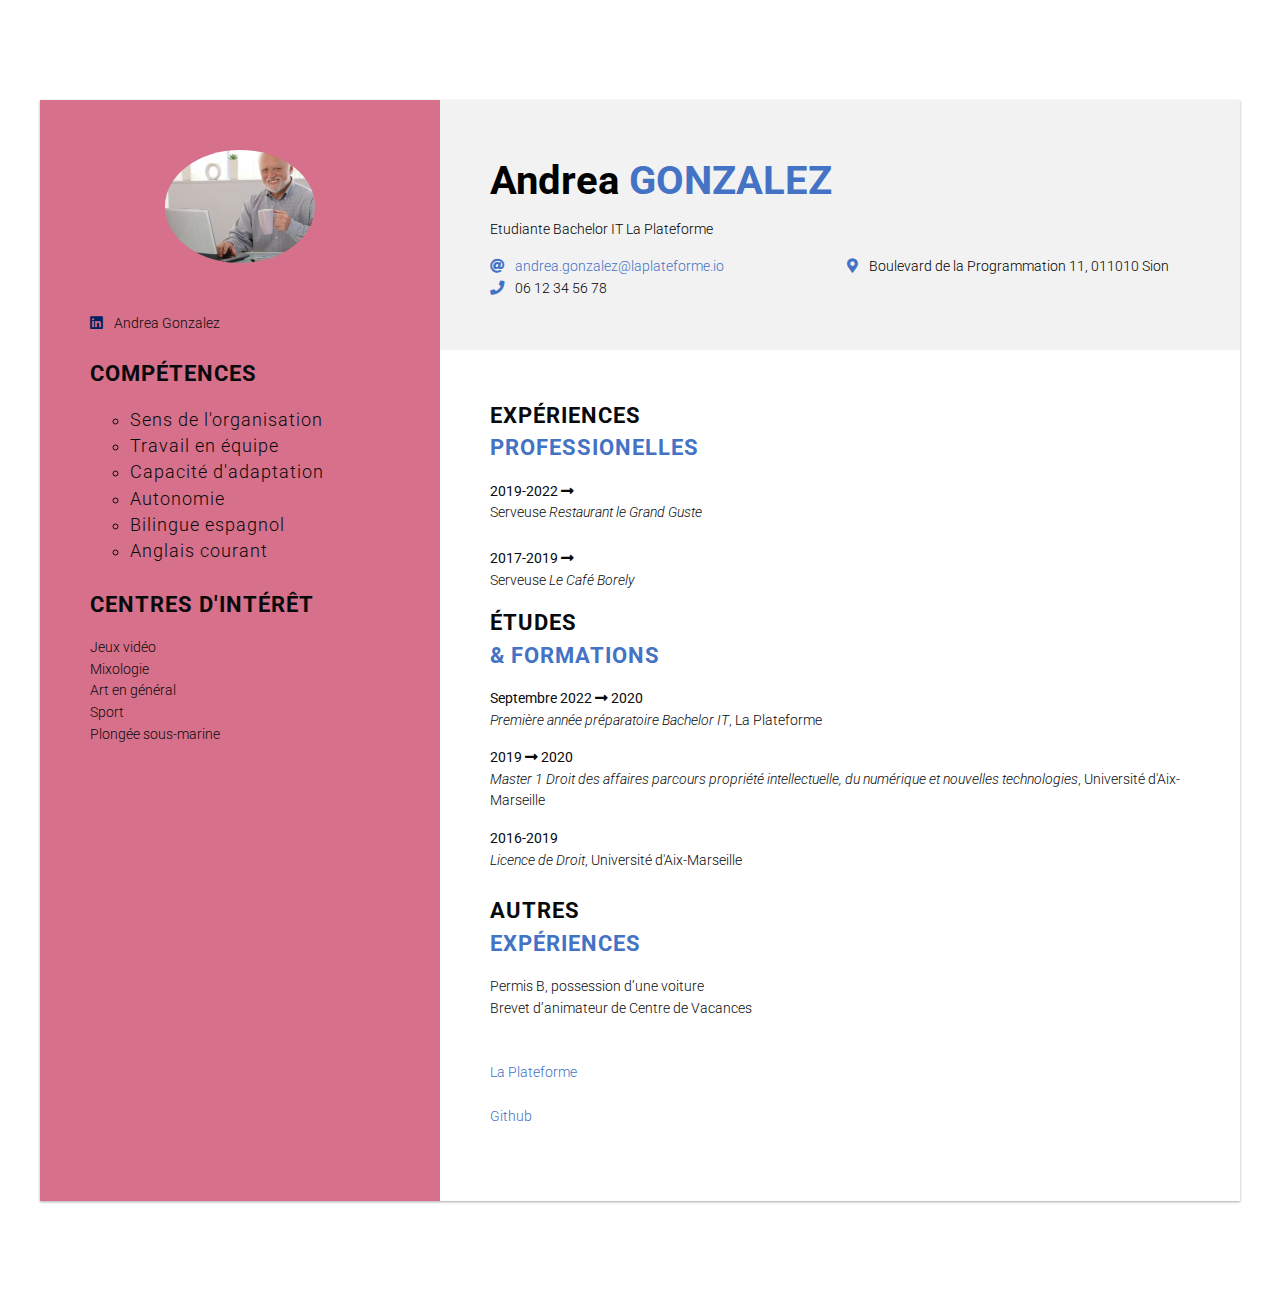
<file: index.html>
<head>
    <title>Curriculum vitae</title>
    <meta charset="utf-8">
    <meta name="viewport"
            content="width=device-width, initial-scale=1, user-scalable=no">
    <link rel="preconnect" href="https://fonts.googleapis.com">
    <link rel="preconnect" href="https://fonts.gstatic.com" crossorigin>
    <link href="https://fonts.googleapis.com/css2?family=Roboto:ital,wght@0,300;0,400;0,700;1,400&display=swap" rel="stylesheet">
    <link href="https://cdnjs.cloudflare.com/ajax/libs/font-awesome/5.15.4/css/all.min.css" rel="stylesheet">
    <link href="cv1.css.css" rel="stylesheet" type="text/css">
    

  </head>
   <body>
      <div class="cv-container">
        <div class="left-column">
          <img class="portait" src="imagescv/photocv1.jpeg" alt=photo de moi aujourdhui />
          <div class="section">
            <p>
              <i class="icon fab fa-linkedin text-darkblue"></i> Andrea Gonzalez
            </p>
          </div>
          
          <div class="section">
            <h2>COMPÉTENCES</h2>
            <ul class="skills">
              <ul>
                  <li>Sens de l'organisation</li>
                  <li>Travail en équipe</li>
                  <li>Capacité d'adaptation</li>
                  <li>Autonomie</li>
                  <li>Bilingue espagnol</li>
                  <li>Anglais courant</li>
              </ul>
          </div>
            
          <div class="section">
            <h2>Centres d'intérêt</h2>
            <p>
              Jeux vidéo
              <br>
              Mixologie
              <br>
              Art en général
              <br>
              Sport
              <br>
              Plongée sous-marine
            </p>
          </div>
        </div>
        <div class="right-column">
          <div class="header">
            <h1>Andrea<span class="text-blue text-uppercase"> Gonzalez</span></h1>
            <p>Etudiante Bachelor IT La Plateforme</p>
            <ul class="infos">
              <li><i class="icon fas fa-at text-blue"></i> <a href="mailto:andrea.gonzalez@laplateforme.io">andrea.gonzalez@laplateforme.io</a></li>
              <li><i class="icon fas fa-phone text-blue"></i> 06 12 34 56 78</li>
              <li><i class="icon fas fa-map-marker-alt text-blue"></i> Boulevard de la Programmation 11, 011010 Sion</li>
            </ul>
          </div>
          <div class="content">
            <div class="section">
              <h2>Expériences <br><span class="text-blue">professionelles</span></h2>
              <p>
                <strong> 2019-2022 <i class="fas fa-long-arrow-alt-right"></i> </strong>
                <br>
                Serveuse <em> Restaurant le Grand Guste</em>
              </p>
             
            </div>
            <div class="section">
               <p>
                <strong> 2017-2019 <i class="fas fa-long-arrow-alt-right"></i> </strong>
                <br>
                Serveuse <em> Le Café Borely</em>
              </p>
             
              
            <div class="section">
              <h2>Études <br><span class="text-blue">& formations</span></h2>
                   <p>
                <strong>Septembre 2022 <i class="fas fa-long-arrow-alt-right"></i> 2020</strong>
                <br>
                <em> Première année préparatoire Bachelor IT</em>, La Plateforme
              </p>
              <p>
                <strong>2019 <i class="fas fa-long-arrow-alt-right"></i> 2020</strong>
                <br>
                <em>Master 1 Droit des affaires parcours propriété intellectuelle, du numérique et nouvelles technologies</em>, Université d'Aix-Marseille
              </p>
              <p>
                <strong>2016-2019</strong>
                <br>
                <em>Licence de Droit</em>, Université d'Aix-Marseille
              </p>
              </div>
            <div class="section">
              <h2>Autres <br><span class="text-blue">expériences</span></h2>
              <p>
                Permis B, possession d’une voiture
                <br>
                Brevet d’animateur de Centre de Vacances<br/>
                <br />
                <br />

                <a href="laplateforme/index.html">La Plateforme</a><br/>
                <br />
                <a href="https://github.com/andrea-gonzalezz/plesk.git">Github</a>



              
              </p>
            </div>
          </div>
        </div>
      </div>
  </body>
</file>
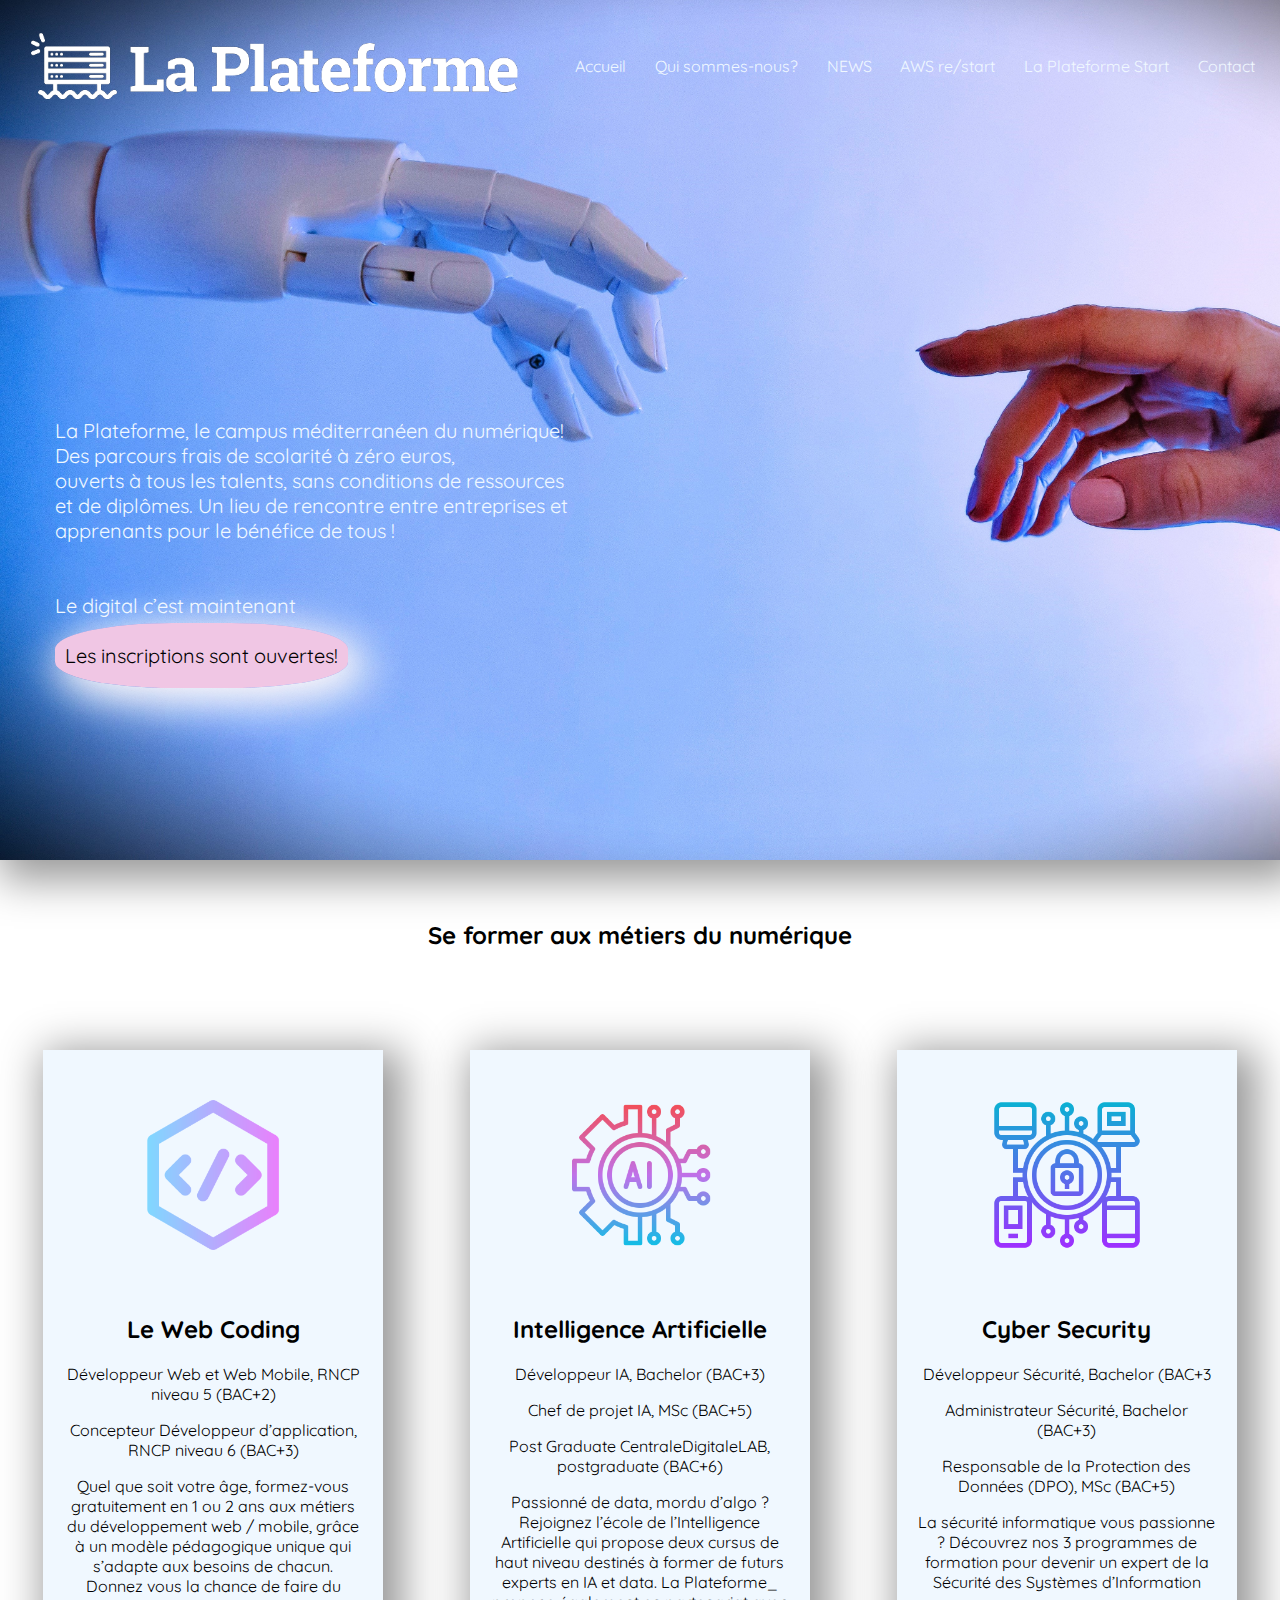
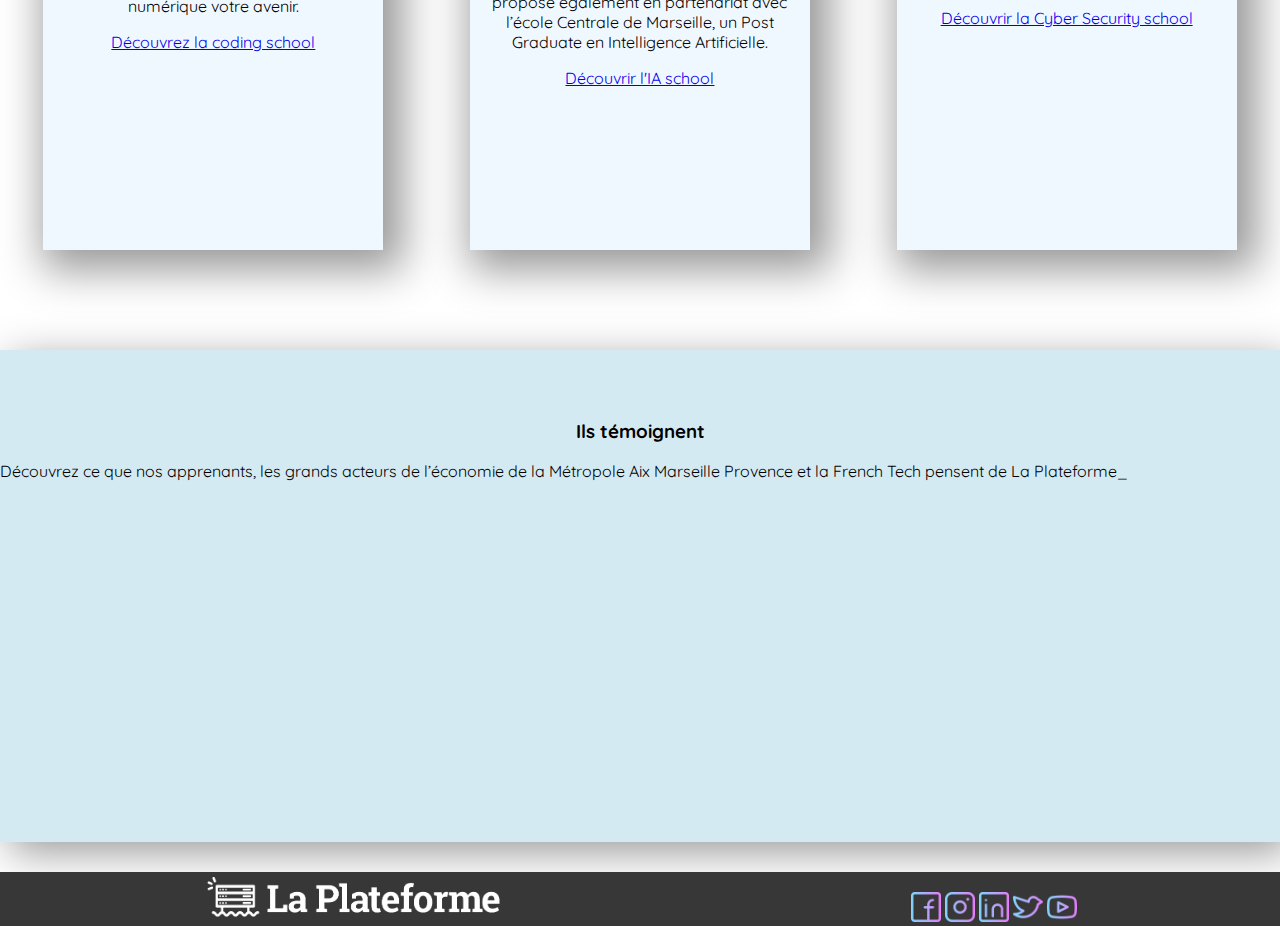
<file: laplateforme/index.html>
<!doctype html>
<html lang="fr">
<head>
  <meta charset="utf-8">
  <meta name="viewport" content="width=device-width, initial-scale=1.0">
  <title>Ecole La Plateforme</title>
  <link rel="stylesheet" href="css/style.css">  
</head>


 <body>
    <section class="top-page">
        <header>
            <img src="images/logoblanc.png" alt="logo ecole la plateforme">

            <nav class="nav">
                    <li><a href="index.html">Accueil</a></li>
                    <li><a href="qui-sommes-nous.html">Qui sommes-nous?</a></li>
                    <li><a href="news.html">NEWS</a></li>
                    <li><a href="aws.html">AWS re/start</a></li>
                    <li><a href="laplateforme-start.html">La Plateforme Start</a></li>
                    <li><a href="contact.html">Contact</a></li>

            </nav>
           
        </header>
        
        <div class="landing-page">
            <p class="big-title">La Plateforme, le campus méditerranéen du numérique!<br />
                Des parcours frais de scolarité à zéro euros,<br /> ouverts à tous les talents, sans conditions de ressources<br /> 
                et de diplômes.
                Un lieu de rencontre entre entreprises et<br /> 
                apprenants pour le bénéfice de tous !<br />
                <br />
                <br />
                Le digital c’est maintenant<br /> 
                <br />
                <a class="bouton" href="https://laplateforme.io/informations/">Les inscriptions sont ouvertes!</a>
           
            
            </p>
              
           
        </div>
    </section>  
        

        



       
       


    <h2 class="h2">Se former aux métiers du numérique</h2>
    <section class="formation"> 
       
        <div class="p1">
            <img class="icone" src="logos/code.png" alt="icone de code">
                
        <h2 class="titreformation"> Le Web Coding <br /></h2>
             
        <p>Développeur Web et Web Mobile, RNCP niveau 5 (BAC+2)<br/></p>
        <p>Concepteur Développeur d’application, RNCP niveau 6 (BAC+3)<br/></p>
                        
        <p>Quel que soit votre âge, formez-vous gratuitement en 1 ou 2 ans aux métiers du développement web / mobile, grâce à un modèle pédagogique unique qui s’adapte aux besoins de chacun. Donnez vous la chance de faire du numérique votre avenir.<br /></p>

        <a href="https://laplateforme.io/coding-school/">Découvrez la coding school</a>
        </div>

           
        <div class="p1">
            <img class="icone" src="logos/configuration.png" alt="icone Intelligence">
            <h2 class="titreformation"> Intelligence Artificielle <br /></h2>
                <p>Développeur IA, Bachelor (BAC+3)<br/></p>
                <p>Chef de projet IA, MSc (BAC+5)<br/></p>
                <p>Post Graduate CentraleDigitaleLAB, postgraduate (BAC+6)<br/></p>
                    
                <p>Passionné de data, mordu d’algo ? Rejoignez l’école de l’Intelligence Artificielle qui propose deux cursus de haut niveau destinés à former de futurs experts en IA et data. La Plateforme_ propose également en partenariat avec l’école Centrale de Marseille, un Post Graduate en Intelligence Artificielle.<br /></p>
                 <a href="https://laplateforme.io/ai-school/">Découvrir l'IA school</a>
        </div>
            


        <div class="p1">
           <img class="icone" src="logos/cyber-security.png" alt="icone cybersecurité"> 
            <h2 class="titreformation"> Cyber Security <br /></h2>
                    
                <p>Développeur Sécurité, Bachelor (BAC+3<br/></p>
                <p>Administrateur Sécurité, Bachelor (BAC+3)<br/></p>
                <p>Responsable de la Protection des Données (DPO), MSc (BAC+5)
                        
                <p>La sécurité informatique vous passionne ? Découvrez nos 3 programmes de formation pour devenir un expert de la Sécurité des Systèmes d’Information<br /></p>

                <a href="https://laplateforme.io/cyber-security-school/">Découvrir la Cyber Security school</a>

                </div>
            
                </section>

                
                <section class="témoignages">
                    <h3>Ils témoignent</h3>
                    <p>Découvrez ce que nos apprenants, les grands acteurs de l’économie de la Métropole Aix Marseille Provence et la French Tech pensent de La Plateforme_<br /></p>
                <div class="video">
                <iframe width="560" height="315" src="https://www.youtube.com/embed/sDkjt3UTukg" title="YouTube video player" frameborder="0" allow="accelerometer; autoplay; clipboard-write; encrypted-media; gyroscope; picture-in-picture" allowfullscreen></iframe>
                <iframe width="560" height="315" src="https://www.youtube.com/embed/8U4CCAFLqEs" title="YouTube video player" frameborder="0" allow="accelerometer; autoplay; clipboard-write; encrypted-media; gyroscope; picture-in-picture" allowfullscreen></iframe> 
                </div> 
                </section>



                
                <footer class="pied">

                <img class="lp" src="images/logoblanc.png" alt="logo la plateforme">

                    <div class="logos2">
                        <img class="l" src="logos/facebook.png" alt="logo facebook">
                        <img class="l" src="logos/instagram.png" alt="logo insta">
                        <img class="l" src="logos/linkedin.png" alt="logo linkedin">
                        <img class="l" src="logos/twitter.png" alt="logo twitter">
                        <img class="l" src="logos/youtube.png" alt="logo youtube">
                    </div>

                </footer>
            
            



      
        



















</body>
</html>
</file>
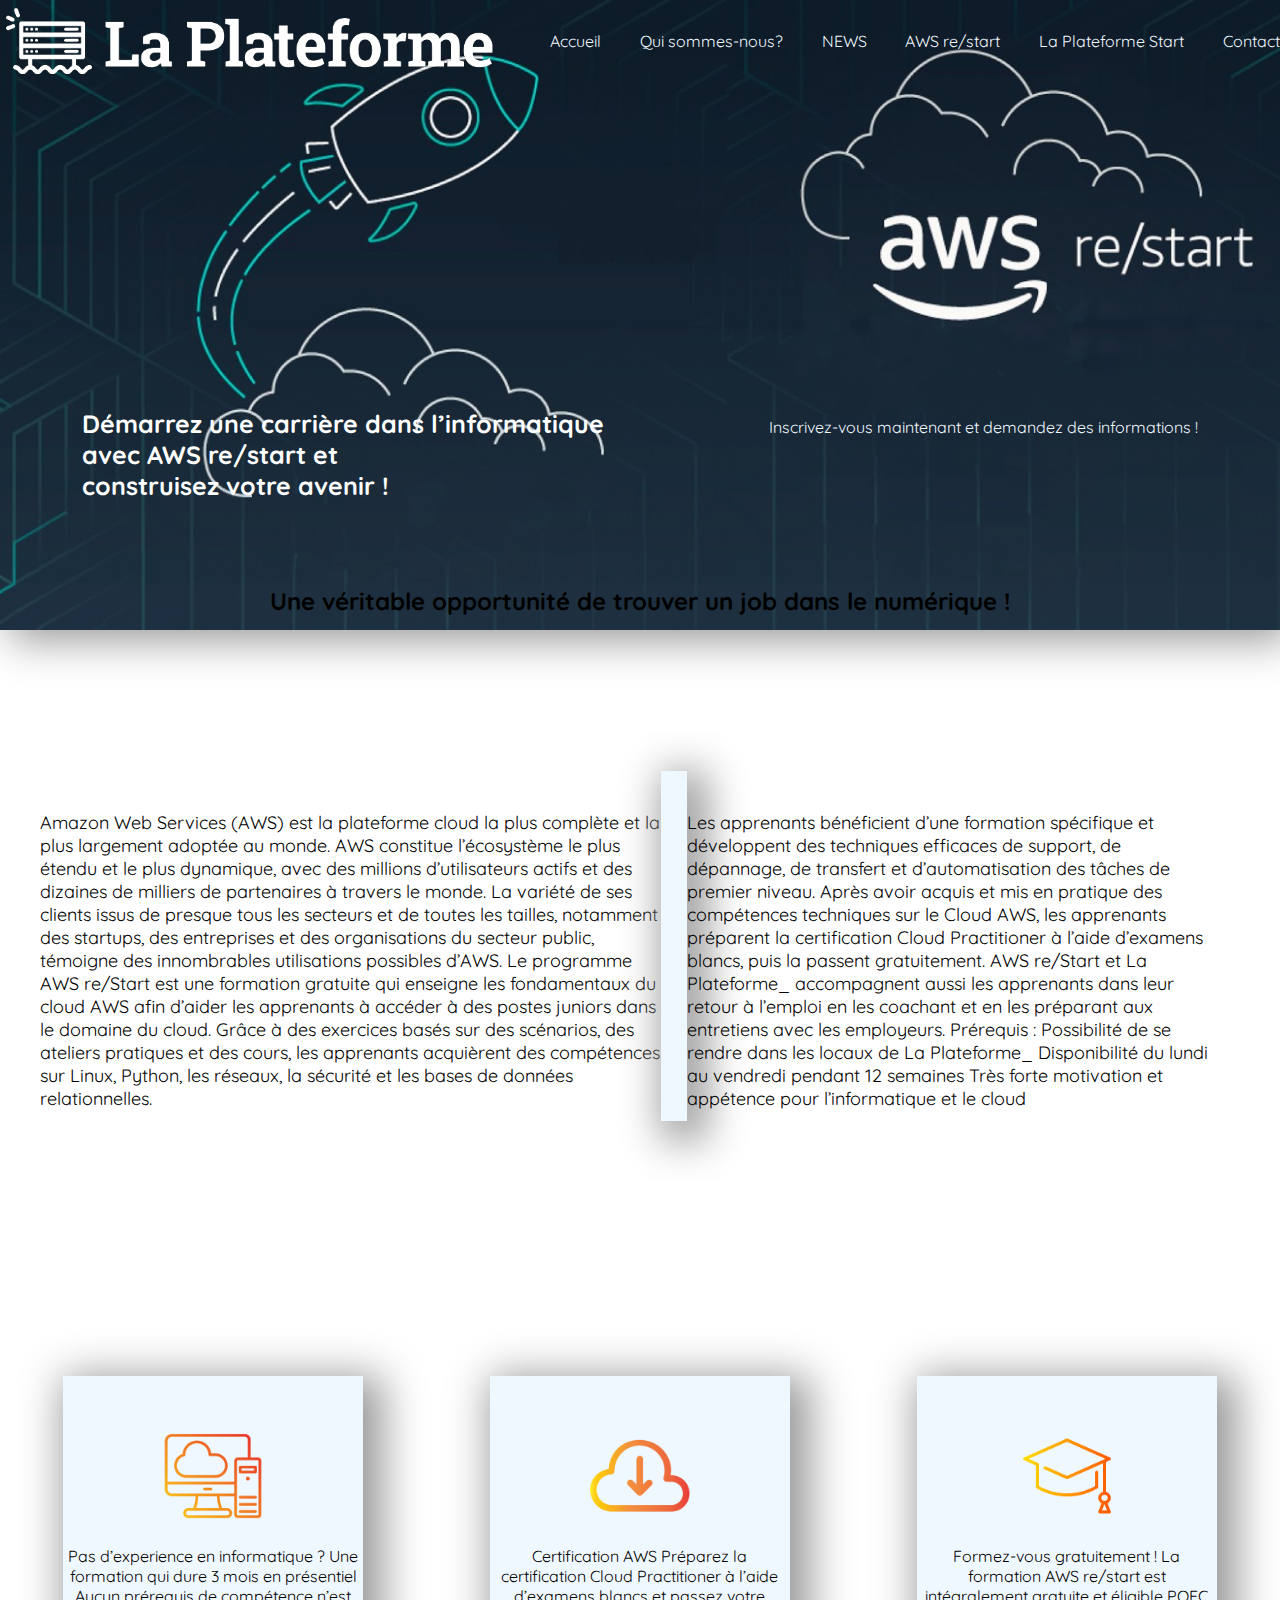
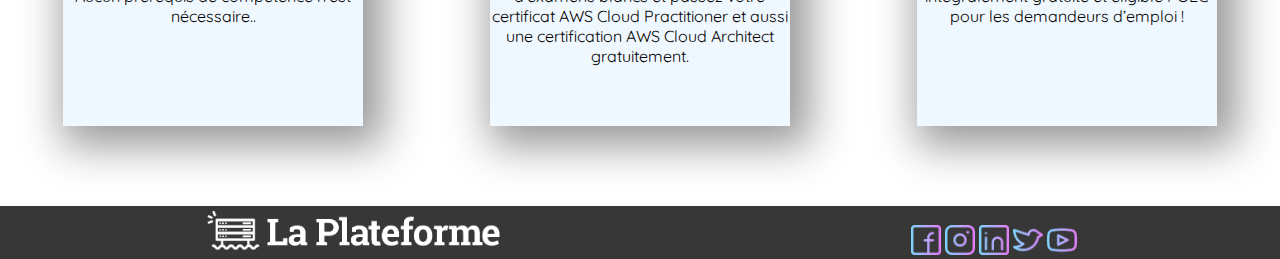
<file: laplateforme/aws.html>
<!doctype html>
<html lang="fr">
<head>
  <meta charset="utf-8">
  <meta name="viewport" content="width=device-width, initial-scale=1.0">
  <title>AWS re-start /Ecole La Plateforme</title>
  <link rel="stylesheet" href="css/style.css">  
</head>


<body>
    <section class="awsstart">
        <header>
            <img src="images/logoblanc.png" alt="logo ecole la plateforme">

            <nav class="nav">
                    <li><a href="index.html">Accueil</a></li>
                    <li><a href="qui-sommes-nous.html">Qui sommes-nous?</a></li>
                    <li><a href="news.html">NEWS</a></li>
                    <li><a href="aws.html">AWS re/start</a></li>
                    <li><a href="laplateforme-start.html">La Plateforme Start</a></li>
                    <li><a href="contact.html">Contact</a></li>

            </nav>
        </header>

              <div class="milieupage">
                <p class="big-title2">Démarrez une carrière
                  dans l’informatique<br />
                  avec AWS re/start et<br />
                  construisez votre avenir !</p>
                  <p>Inscrivez-vous maintenant
                    et demandez des informations !</p>
                                                                     
              </div>

              <h2 class="titre">Une véritable opportunité de trouver un job dans le numérique !</h2>
          <section class="information">
            
            <div class="p6"></div>
              <p>Amazon Web Services (AWS) est la plateforme cloud la plus complète et la plus largement adoptée au monde. AWS constitue l’écosystème le plus étendu et le plus dynamique, avec des millions d’utilisateurs actifs et des dizaines de milliers de partenaires à travers le monde. La variété de ses clients issus de presque tous les secteurs et de toutes les tailles, notamment des startups, des entreprises et des organisations du secteur public, témoigne des innombrables utilisations possibles d’AWS.

                Le programme AWS re/Start est une formation gratuite qui enseigne les fondamentaux du cloud AWS afin d’aider les apprenants à accéder à des postes juniors dans le domaine du cloud.
                
                Grâce à des exercices basés sur des scénarios, des ateliers pratiques et des cours, les apprenants acquièrent des compétences sur Linux, Python, les réseaux, la sécurité et les bases de données relationnelles. </p>
              </div>

              <div class="p7"></div>

              <p>Les apprenants bénéficient d’une formation spécifique et développent des techniques efficaces de support, de dépannage, de transfert et d’automatisation des tâches de premier niveau.
                Après avoir acquis et mis en pratique des compétences techniques sur le Cloud AWS, les apprenants préparent la certification Cloud Practitioner à l’aide d’examens blancs, puis la passent gratuitement.
                
                AWS re/Start et La Plateforme_ accompagnent aussi les apprenants dans leur retour à l’emploi en les coachant et en les préparant aux entretiens avec les employeurs.
                
                Prérequis :
                
                Possibilité de se rendre dans les locaux de La Plateforme_
                Disponibilité du lundi au vendredi pendant 12 semaines
                Très forte motivation et appétence pour l’informatique et le cloud</p>
          </section>

    <section class="bottom">

      <div class="p7">
        <img class="i2"src="logos/ordinateur.png" alt="icone ordinateur">
        <p>Pas d’experience en informatique ?

          Une formation qui dure 3 mois en présentiel
          Aucun prérequis de compétence n’est nécessaire..</p>
      </div>
      <div class="p7">
        <img class="i2" src="logos/telechargement-cloud.png" alt="cloud">
        <p>Certification AWS

       Préparez la certification Cloud Practitioner à l’aide d’examens blancs et passez votre certificat AWS Cloud Practitioner et aussi une certification AWS Cloud Architect gratuitement.</p>


      </div>

      <div class="p7">
        <img class="i2" src="logos/mortier.png" alt="mortier chapeau">
        <p>Formez-vous
          gratuitement !
          
          La formation AWS re/start est intégralement gratuite et éligible POEC pour les demandeurs d’emploi !</p>

          </div>

    
    </section>



    <footer class="pied">

      <img class="lp" src="images/logoblanc.png" alt="logo la plateforme">
      
          <div class="logos2">
              <img class="l" src="logos/facebook.png" alt="logo facebook">
              <img class="l" src="logos/instagram.png" alt="logo insta">
              <img class="l" src="logos/linkedin.png" alt="logo linkedin">
              <img class="l" src="logos/twitter.png" alt="logo twitter">
              <img class="l" src="logos/youtube.png" alt="logo youtube">
          </div>
      
      </footer>
</file>
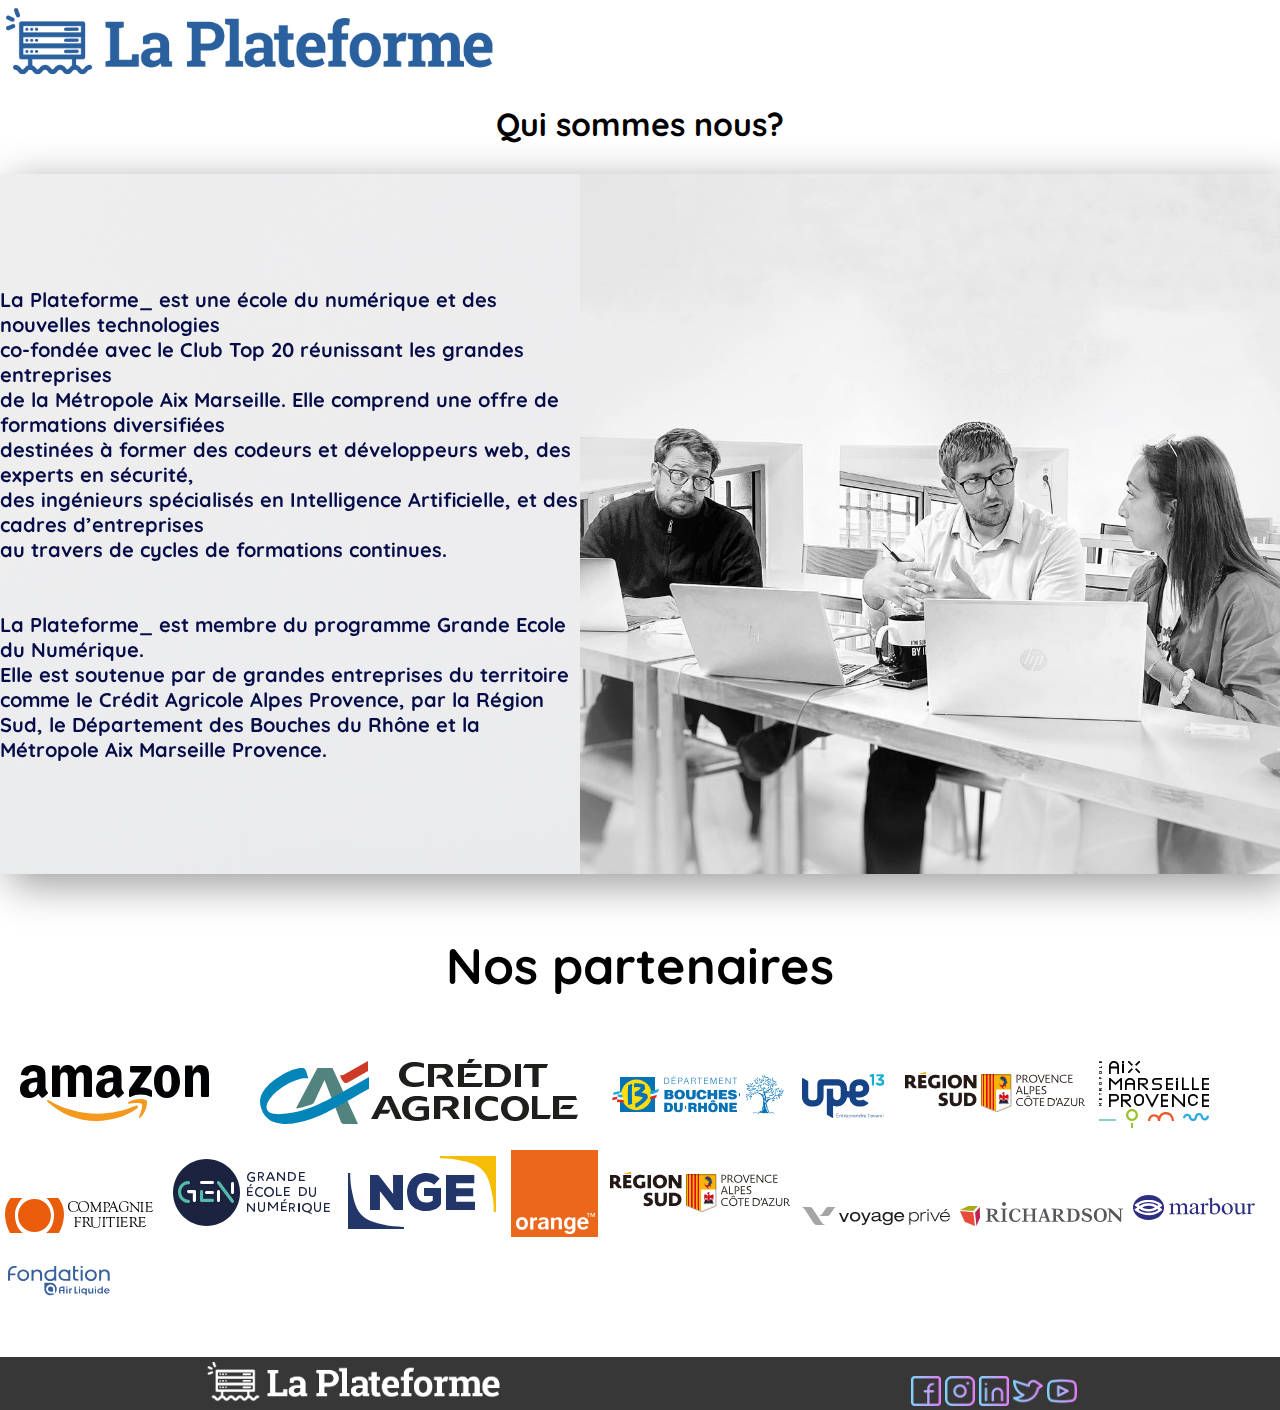
<file: laplateforme/qui-sommes-nous.html>
<!doctype html>
<html lang="fr">
<head>
  <meta charset="utf-8">
  <meta name="viewport" content="width=device-width, initial-scale=1.0">
  <title>Qui sommes nous? La Plateforme</title> 
  <link rel="stylesheet" href="css/style.css">
</head>

 <body>
    <header><img src="images/logo2.png" alt="logo de l'école la plateforme"></header>

    <h1 class="title2">Qui sommes nous?</h1>
    <section class="presentation">
      <div class="div1">
        <p class="p2">La Plateforme_ est une école du numérique et des nouvelles technologies <br />
                      co-fondée avec le Club Top 20 réunissant les grandes entreprises<br /> 
                      de la Métropole Aix Marseille. Elle comprend une offre de formations diversifiées<br />
                      destinées à former des codeurs et développeurs web, des experts en sécurité,<br />
                       des ingénieurs spécialisés en Intelligence Artificielle, et des cadres d’entreprises<br />
                        au travers de cycles de formations continues.<br />
                        <br />
                        <br />
            La Plateforme_ est membre du programme Grande Ecole du Numérique.<br />
            Elle est soutenue par de grandes entreprises du territoire comme le Crédit Agricole Alpes Provence, par la Région Sud, le Département des Bouches du Rhône et la Métropole Aix Marseille Provence.</p></div>
           
           
           <div class="div2"></div>
            <img class="img3" src="images/equipe.jpg" alt="equipe de l'école la plateforme"></div>
    </section>


    <section class="partenaires">
      <h2 class="part">Nos partenaires</h2>
      <div class="logopartenaires">
        <img src="logos/logo-amazon-transp (1).svg" alt="logo amazon">
        <img src="logos/logo-credit-agricole (1).svg" alt="logo-credit-agricole">
        <img src="logos/logo-part-13.svg" alt="logo-part-13">
        <img src="logos/logo-part-upe13.svg" alt="logo-part-upe13">
        <img src="logos/logo-part-regionsud.svg" alt="logo-part-regionsud">
        <img src="logos/logo-part-amm.svg" alt="logo-part-amm">
        <img src="logos/logo-part-compfruit.svg" alt="logo-part-compfruit">
        <img src="logos/logo-part-gen.svg" alt="logo-part-gen">
        <img src="logos/logo-part-nge.svg" alt="logo-part-nge">
        <img src="logos/logo-part-orange.svg" alt="logo-part-orange">
        <img src="logos/logo-part-regionsud.svg" alt="logo-part-regionsud">
        <img src="logos/logo-part-vprive.svg" alt="logo-part-vprive">
        <img src="logos/logo-part-richardson.svg" alt="logo-part-richardson">
        <img src="logos/logo-part-marbour.svg" alt="logo-part-marbour">
        <img src="logos/logo-part-found-air-liquide.svg" alt="logo-part-found-air-liquide">
      </div>
    </section>

    <footer class="pied">

      <img class="lp" src="images/logoblanc.png" alt="logo la plateforme">

          <div class="logos2">
              <img class="l" src="logos/facebook.png" alt="logo facebook">
              <img class="l" src="logos/instagram.png" alt="logo insta">
              <img class="l" src="logos/linkedin.png" alt="logo linkedin">
              <img class="l" src="logos/twitter.png" alt="logo twitter">
              <img class="l" src="logos/youtube.png" alt="logo youtube">
          </div>

      </footer>




 </body>
</file>
<file: cv1.css.css>
/* GENERAL */
*{
  margin: 0;
  box-sizing: border-box;
}

body{
  font-family: Roboto;
  font-weight: 300;
  font-size: .9rem;
  line-height: 1.5;
}

a{
  text-decoration: none;
  color: #4472C4;
}

a:hover{
  text-decoration: underline;
}

p{
  margin: 0 0 1rem;
}

h1{
  margin: 0 0 1rem;
  font-size: 2.5rem;
  margin-bottom: .5rem;
}

h2{
  margin: 0 0 1rem;
  letter-spacing: 1px;
  text-transform: uppercase;
}

.text-blue{
  color: #4472C4;
}

.text-darkblue{
  color: #002060;
}

.text-uppercase{
  text-transform: uppercase; 
}

.icon{
  margin-right: .5rem;
}

.cv-container{
  display: grid;
  grid-template-columns: 1fr 1fr 1fr;
  grid-template-areas: "left-column right-column right-column";
  width: 1200px;
  margin: 100px auto;
  box-shadow: 0 1px 3px rgba(0,0,0,0.12), 0 1px 2px rgba(0,0,0,0.24);
}

.section{
  margin-bottom: 1.5rem;
  color:#080a0c ;
}

/* LEFT COLUMN */
.left-column{
  grid-area: left-column;
  padding: 50px;
  background-color: #d7708a;
  color: white;
}

.portait{
  border-radius: 50%;
  max-width: 150px;
  margin: auto;
  display: block;
  margin-bottom: 50px;
}

.skills{
  list-style-type: none;
  padding: 0;
  font-size: 1.1rem;
  letter-spacing: 1px;
  margin: 0 0 1rem;
}

/* RIGHT COLUMN */
.right-column{
  grid-area: right-column;
  display: grid;
  grid-template-rows: 250px 1fr;
  grid-template-areas: 
    "header"
    "content";
}

/* HEADER */
.header{
  grid-area: header;
  padding: 50px;
  background-color: #F2F2F2;
  display: flex;
  flex-direction: column;
  justify-content: center;
}

.infos{
  columns: 2;
  list-style-type: none;
  padding: 0;
}

/* CONTENT */
.content{
  grid-area: content;
  padding: 50px;
}

.experience-list{
  list-style-type: circle;
}
</file>
<file: laplateforme/css/style.css>
@import url('https://fonts.googleapis.com/css2?family=Quicksand:wght@300&display=swap');


*{
    font-family: 'Quicksand', sans-serif;
}


body{
    margin: 0 auto;
}

header img{
    width: 500px;

}

header{
    display:flex;
    align-items: center;
}


section.top-page {
    background: url("../images/iacouleur5.jpg");
    background-size: cover;
    height: 90vh;
    padding: 25px;
    box-shadow: rgb(152, 152, 152) 10px 10px 40px 10px
}

/* menu de navigation. */

nav{
    display: flex;
    list-style: none;
    margin-left: 50px;
    justify-content: space-between;
    width: 800px;
   

}

nav li a{
    color: aliceblue;
    justify-content: space-around;
    text-decoration: none;

}



.big-title{
    color: aliceblue;
    font-size: 20px;
    border-color: black;
    border-radius: 2px;
    padding: 290px 30px;

}

.p1{
    padding: 250px 20px;
}

.bouton{
    background-color:rgb(240, 198, 228);
    margin-top: 20px;
    margin-bottom: 20px;
    padding-top: 20px;
    padding-bottom: 20px;
    text-decoration: none;
    padding-left: 10px;
    padding-right: 10px;
    color:black;
    border-radius: 40%;
    width: 60px;
    box-shadow:rgb(253, 248, 248) 10px 10px 40px 10px;
}

.landing-page{
    display: flex;
    flex-direction: column;
}

h2{
    text-align: center;
    margin-top: 60px;
    font-style:inherit;
    
 }
     
 .formation{
     display:flex;
     justify-content: space-around;
     margin-top: 80px;
     align-items: center;
     flex-direction:row
     
    
 }
 .p1{
 
     margin-top: 20px;
     width: 300px;
     height: 500px;
     text-align: center;
     box-shadow:rgb(152, 152, 152) 10px 10px 40px 10px;
     background-color: aliceblue;
     padding-top: 50px;
 }
 
 h3{
     text-align: center;
 }
 
 .video{
     display:flex;
     justify-content: space-around;  
 }
 
 .témoignages{
     padding-top: 50px;
     margin-top: 100px;
     background-color: rgb(212, 234, 243);
     box-shadow: rgb(152, 152, 152) 10px 10px 40px
     
 }

.h3{
    font-size: 70px;
}

.icone{
    width: 150px;
    
 }

.pied{
    background-color:#373737;
    display:flex;
    flex-direction: row;
    align-items: baseline;
    justify-content: space-around;
    margin-top: 30px;
}


.lp{
    width: 300px;
 }
 
.l{
    width: 30px;
    

}

div.video{
    margin-bottom: 30px;
    padding-bottom: 30px;
}

.presentation{
    width: 100%;
    height: 50%;
    display: flex;
    align-items:center;
    justify-items: stretch;
    background:url(../images/fond2.jpg);
    backdrop-filter: blur(10px);
    margin-top: 30px;
    box-shadow: rgb(152, 152, 152) 10px 10px 40px

   
}

.img3{
    width: 700px;
}

.div1 .div2{
    text-align: center;
    text-size-adjust: 700px;
    width: 700px;
    background: url(../images/fond2.jpg);
    background-size: 700px;
    background-color: aqua;

}

.title2{
    display: flex;
    text-align: center;
    justify-content: center;
}

.p2{
    font-size: 20px;
    font-weight: bold;
    color: #060c48;
}

section.partenaires{
    margin-top: 40px;
    margin-bottom: 40px;


}



h2.part{
    font-size: 50px;
    font-weight: bold;
}

.awsstart{
    background: url(../images/amazon.jpeg);
    background-size: cover;
    height: 70vh;
    box-shadow: rgb(152, 152, 152) 10px 10px 40px
}

.big-title2{
    display: flex;
    color: #ffffff;
    font-size: 25px;
    padding-top: 300px;
    font-weight: bold;

    
}
.milieupage{
    display: flex;
    align-items: baseline;
    justify-content: space-around;
    color: aliceblue;
}

.information{
    display:flex;
    justify-content: space-between;
    margin-top: 30px;
    align-items: center;
     flex-direction:row;
     margin-left: 20px;
     margin-right: 20px;
     padding-left: 20px;
     padding-right: 50px;
     height: 70vh;
     font-size: large;
     text-align: left;
    
     

}

.p6{
    height: fit-content;

}

.i2{
    width: 100px;
}

.bottom{
    display:flex;
     justify-content: space-around;
     margin-top: 80px;
     align-items: center;
     flex-direction:row
}

.p7{
    margin-top: 20px;
    width: 300px;
    height: 300px;
    text-align: center;
    box-shadow:rgb(152, 152, 152) 10px 10px 40px 10px;
    background-color: aliceblue;
    padding-top: 50px;
    margin-bottom: 50px;
}
</file>
